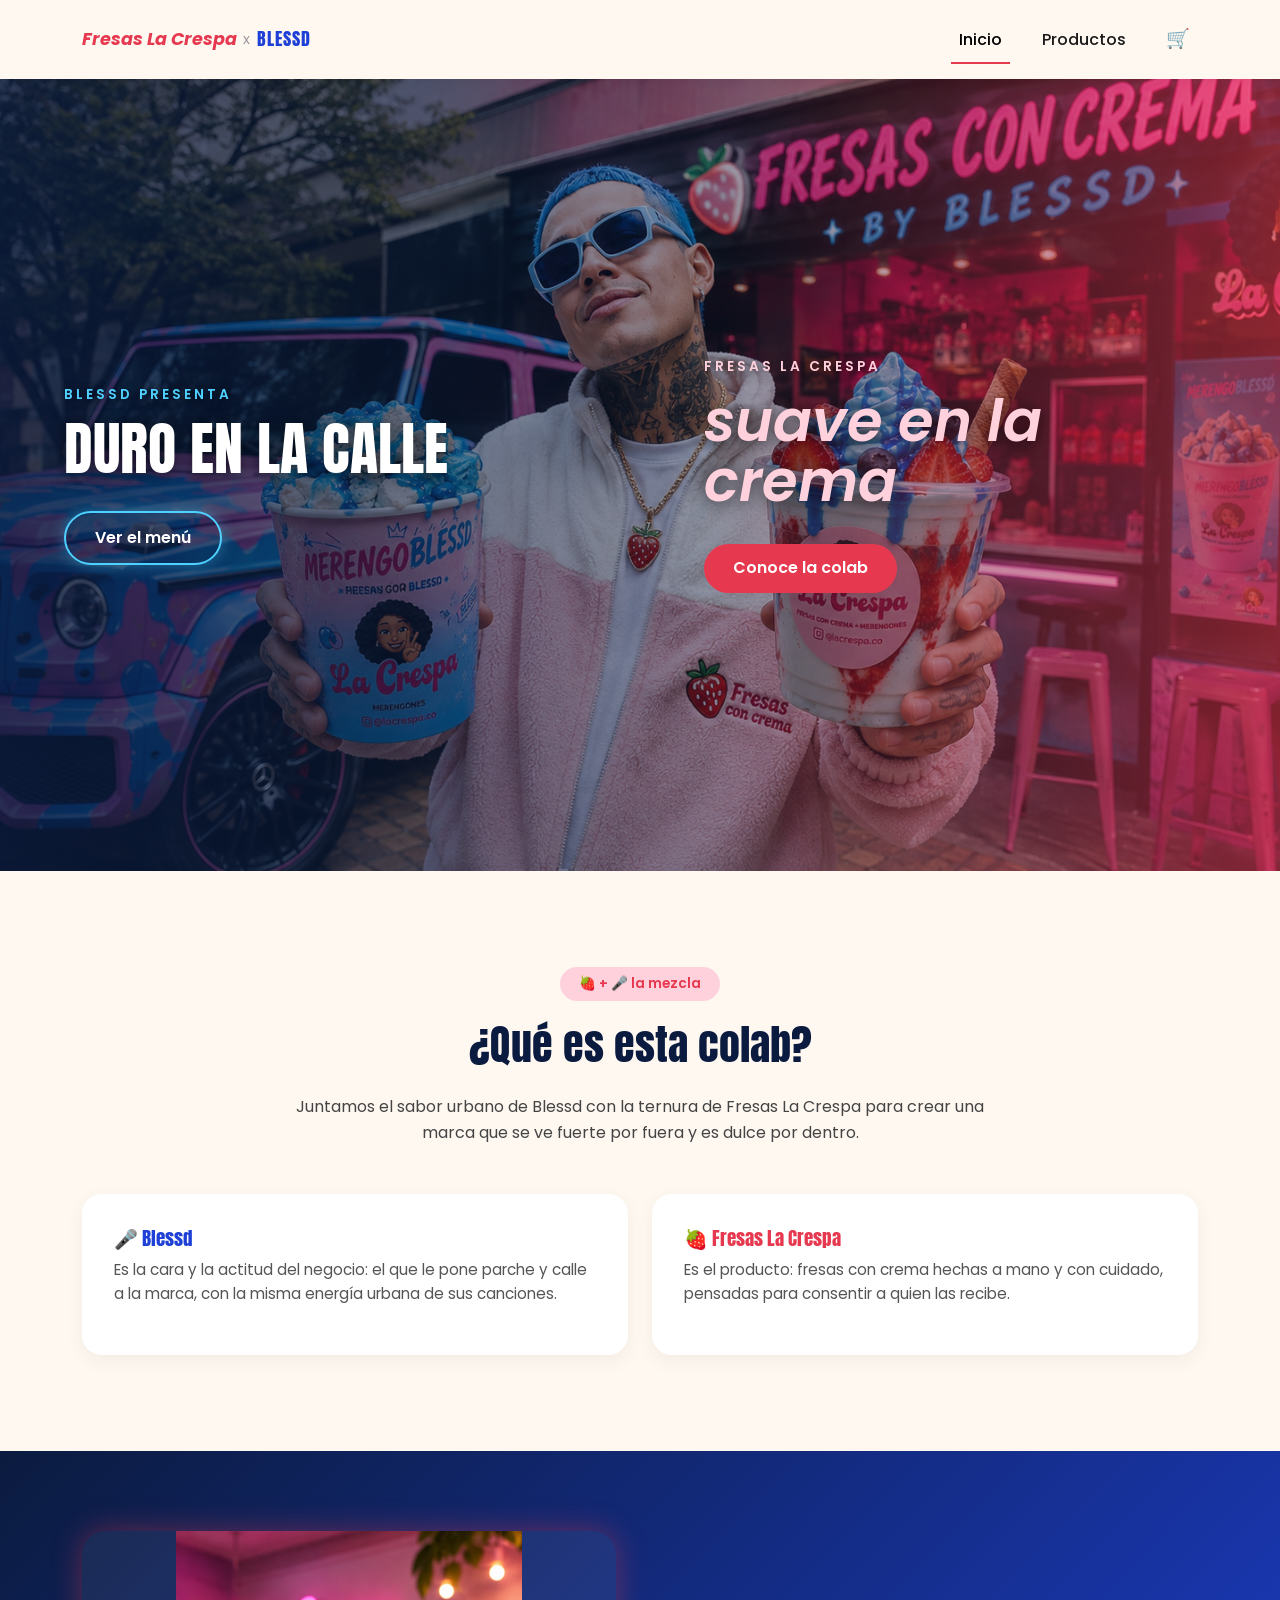
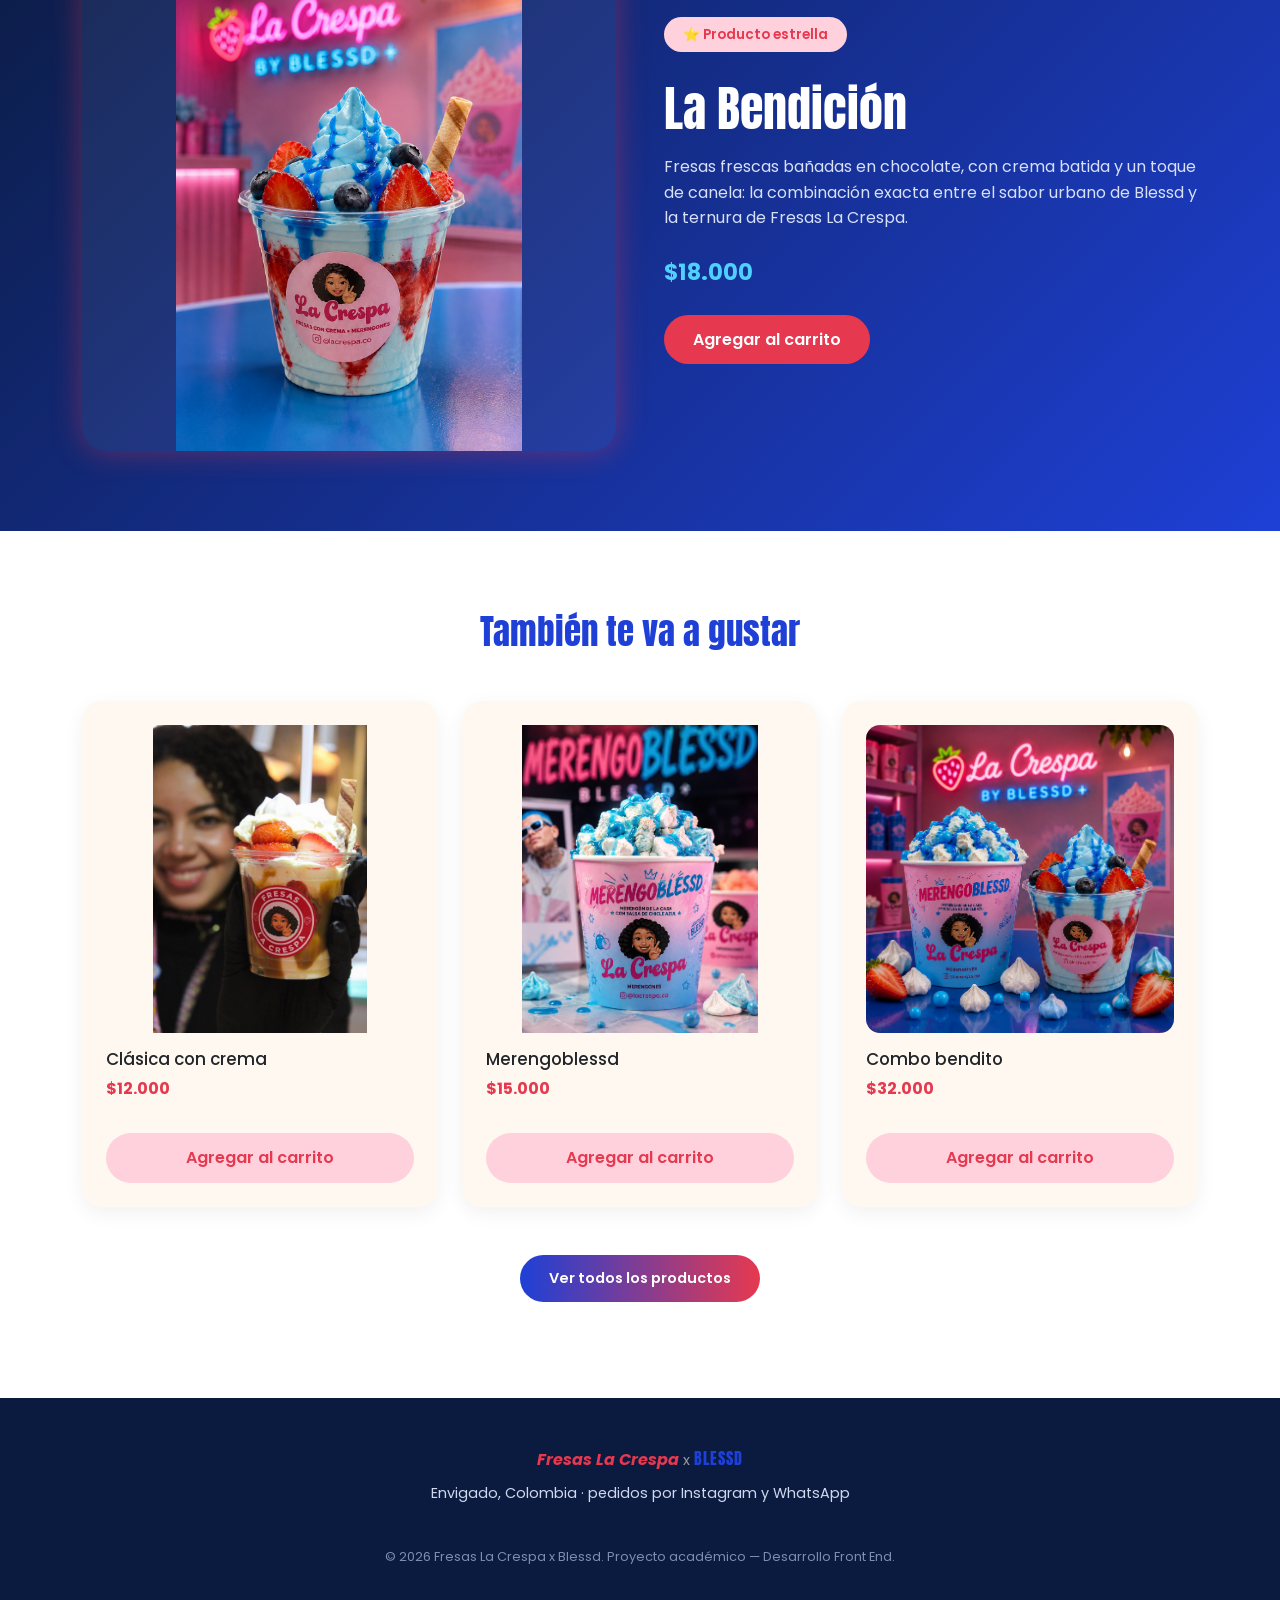
<file: HTML/index.html>
<!DOCTYPE html>
<html lang="es">
<head>
  <meta charset="UTF-8">
  <meta name="viewport" content="width=device-width, initial-scale=1.0">
  <title>Fresas La Crespa x Blessd — Inicio</title>
  <link rel="preconnect" href="https://fonts.googleapis.com">
  <link href="https://fonts.googleapis.com/css2?family=Anton&family=Poppins:wght@400;500;600;700&display=swap" rel="stylesheet">

  <!-- Bootstrap: sin este link, clases como "navbar", "row" o "col-lg-6" no tienen ningún estilo -->
  <link href="https://cdn.jsdelivr.net/npm/bootstrap@5.3.3/dist/css/bootstrap.min.css" rel="stylesheet">

  <!-- CSS global: navbar, footer, botones y variables. Igual en las 5 páginas -->
  <link rel="stylesheet" href="../CSS/global.css">
  <!-- CSS propio de esta página: hero, colab, destacado y vitrina -->
  <link rel="stylesheet" href="../CSS/inicio.css">
</head>
<body>

  <header>
    <nav class="navbar navbar-expand-lg navbar-marca">
      <div class="container">
        <a class="navbar-brand" href="index.html">
          <span class="logo__fresas">Fresas La Crespa</span>
          <span class="logo__x">x</span>
          <span class="logo__blessd">BLESSD</span>
        </a>

        <button class="navbar-toggler" type="button" data-bs-toggle="collapse" data-bs-target="#navbarNav">
          <span class="navbar-toggler-icon"></span>
        </button>

        <div class="collapse navbar-collapse" id="navbarNav">
          <ul class="navbar-nav ms-lg-auto align-items-lg-center gap-3 gap-lg-4">
            <li class="nav-item"><a class="nav-link active" href="index.html">Inicio</a></li>
            <li class="nav-item"><a class="nav-link" href="productos.html">Productos</a></li>
            <li class="nav-item">
              <a class="nav-link nav-link--carrito" href="carrito.html">
                🛒 <span id="contadorCarrito" class="badge rounded-pill carrito__contador d-none">0</span>
              </a>
            </li>
          </ul>
        </div>
      </div>
    </nav>
  </header>

    <!-- HERO: mitad urbana (azul, Blessd) / mitad dulce (fresa, crema) -->
    <section class="hero">
      <div class="row g-0 hero__fila">
        <div class="col-12 col-lg-6 hero__lado hero__lado--urbano">
          <p class="hero__pretitulo">BLESSD PRESENTA</p>
          <h1 class="hero__titulo">DURO EN LA CALLE</h1>
          <a href="productos.html" class="btn btn--urbano">Ver el menú</a>
        </div>
        <div class="col-12 col-lg-6 hero__lado hero__lado--dulce">
          <p class="hero__pretitulo hero__pretitulo--dulce">FRESAS LA CRESPA</p>
          <h1 class="hero__titulo hero__titulo--dulce">suave en la crema</h1>
          <a href="#colab" class="btn btn--dulce">Conoce la colab</a>
        </div>
      </div>
    </section>

    <!-- LA COLAB: qué es cada marca, y qué es la mezcla de las dos -->
    <section class="colab" id="colab">
      <div class="container">
        <span class="etiqueta">🍓 + 🎤 la mezcla</span>
        <h2 class="colab__titulo">¿Qué es esta colab?</h2>
        <p class="colab__texto">
          Juntamos el sabor urbano de Blessd con la ternura de Fresas La Crespa para crear una
          marca que se ve fuerte por fuera y es dulce por dentro.
        </p>

        <div class="row g-4 text-start">
          <div class="col-12 col-md-6">
            <div class="colab__marca colab__marca--urbano">
              <h3 class="colab__marca-titulo">🎤 Blessd</h3>
              <p class="colab__marca-texto">
                Es la cara y la actitud del negocio: el que le pone parche y calle a la marca,
                con la misma energía urbana de sus canciones.
              </p>
            </div>
          </div>
          <div class="col-12 col-md-6">
            <div class="colab__marca colab__marca--dulce">
              <h3 class="colab__marca-titulo">🍓 Fresas La Crespa</h3>
              <p class="colab__marca-texto">
                Es el producto: fresas con crema hechas a mano y con cuidado, pensadas para
                consentir a quien las recibe.
              </p>
            </div>
          </div>
        </div>
      </div>
    </section>

    <!-- PRODUCTO ESTRELLA: La Bendición -->
    <section class="bendicion">
      <div class="container">
        <div class="row align-items-center g-5">
          <div class="col-12 col-lg-6">
            <img src="../IMG/bendicion.png" alt="Copa de fresas con crema y frutos rojos, La Bendición" class="bendicion__imagen">
          </div>
          <div class="col-12 col-lg-6">
            <span class="etiqueta">⭐ Producto estrella</span>
            <h2 class="bendicion__titulo">La Bendición</h2>
            <p class="bendicion__texto">
              Fresas frescas bañadas en chocolate, con crema batida y un toque de canela: la
              combinación exacta entre el sabor urbano de Blessd y la ternura de Fresas La Crespa.
            </p>
            <p class="bendicion__precio">$18.000</p>
            <button class="btn btn--dulce agregar-carrito" data-id="bendicion" data-nombre="La Bendición" data-precio="18000">Agregar al carrito</button>
          </div>
        </div>
      </div>
    </section>

    <!-- VITRINA: preview de los demás productos, con link a la página completa -->
    <section class="vitrina">
      <div class="container">
        <h2 class="vitrina__titulo">También te va a gustar</h2>

        <div class="row g-4 text-start">
          <div class="col-12 col-md-6 col-lg-4">
            <article class="card producto h-100">
              <img src="../IMG/clasica.png" alt="Copa de fresas con crema clásica" class="producto__imagen">
              <div class="card-body">
                <h3 class="producto__nombre">Clásica con crema</h3>
                <p class="producto__precio">$12.000</p>
                <button class="btn btn--producto agregar-carrito" data-id="clasica" data-nombre="Clásica con crema" data-precio="12000">Agregar al carrito</button>
              </div>
            </article>
          </div>

          <div class="col-12 col-md-6 col-lg-4">
            <article class="card producto h-100">
              <img src="../IMG/merengoblessd.png" alt="Merengón con salsa de chicle azul, Merengoblessd" class="producto__imagen">
              <div class="card-body">
                <h3 class="producto__nombre">Merengoblessd</h3>
                <p class="producto__precio">$15.000</p>
                <button class="btn btn--producto agregar-carrito" data-id="merengoblessd" data-nombre="Merengoblessd" data-precio="15000">Agregar al carrito</button>
              </div>
            </article>
          </div>

          <div class="col-12 col-md-6 col-lg-4">
            <article class="card producto h-100">
              <img src="../IMG/combobendito.png" alt="Merengoblessd y La Bendición juntos frente al letrero de La Crespa" class="producto__imagen">
              <div class="card-body">
                <h3 class="producto__nombre">Combo bendito</h3>
                <p class="producto__precio">$32.000</p>
                <button class="btn btn--producto agregar-carrito" data-id="combo-bendito" data-nombre="Combo bendito" data-precio="32000">Agregar al carrito</button>
              </div>
            </article>
          </div>
        </div>

        <a href="productos.html" class="btn btn--nav mt-5">Ver todos los productos</a>
      </div>
    </section>
  

  <footer class="footer">
    <div class="container footer__contenido">
      <div>
        <span class="logo__fresas">Fresas La Crespa</span>
        <span class="logo__x">x</span>
        <span class="logo__blessd">BLESSD</span>
      </div>
      <p class="footer__texto">Envigado, Colombia · pedidos por Instagram y WhatsApp</p>
      <p class="footer__copy">&copy; 2026 Fresas La Crespa x Blessd. Proyecto académico — Desarrollo Front End.</p>
    </div>
  </footer>

  <!-- Bootstrap JS: sin esto, el botón hamburguesa no abre el menú en celular -->
  <script src="https://cdn.jsdelivr.net/npm/bootstrap@5.3.3/dist/js/bootstrap.bundle.min.js"></script>
  <!-- global.js: el motor del carrito, se carga en las 3 páginas -->
  <script src="../JS/global.js"></script>
  <!-- inicio.js: solo lo que le pertenece a esta página -->
  <script src="../JS/inicio.js"></script>
</body>
</html>
</file>
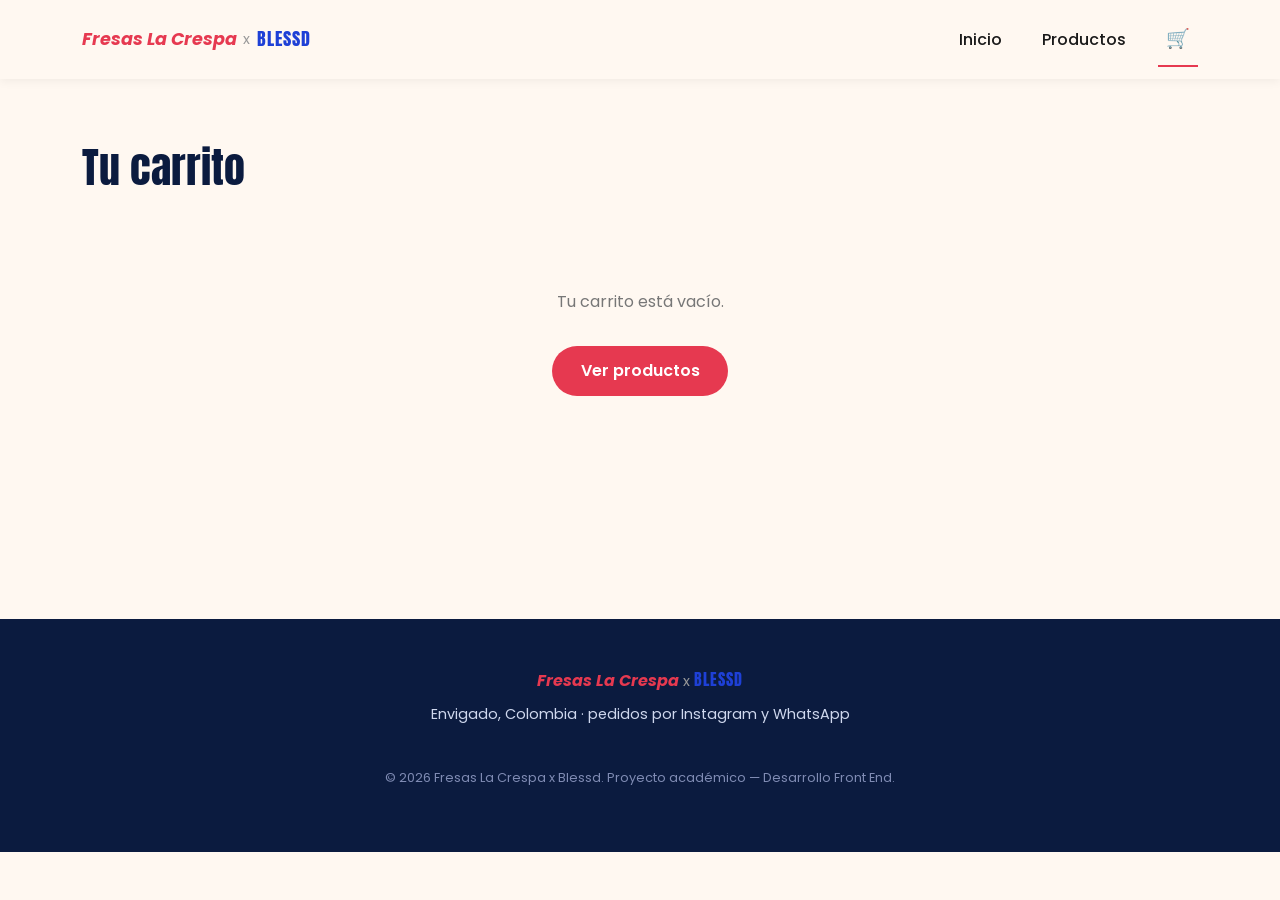
<file: HTML/carrito.html>
<!DOCTYPE html>
<html lang="es">
<head>
  <meta charset="UTF-8">
  <meta name="viewport" content="width=device-width, initial-scale=1.0">
  <title>Fresas La Crespa x Blessd — Carrito</title>
  <link rel="preconnect" href="https://fonts.googleapis.com">
  <link href="https://fonts.googleapis.com/css2?family=Anton&family=Poppins:wght@400;500;600;700&display=swap" rel="stylesheet">

  <link href="https://cdn.jsdelivr.net/npm/bootstrap@5.3.3/dist/css/bootstrap.min.css" rel="stylesheet">
  <link rel="stylesheet" href="../CSS/global.css">
  <link rel="stylesheet" href="../CSS/carrito.css">
</head>
<body>

  <header>
    <nav class="navbar navbar-expand-lg navbar-marca">
      <div class="container">
        <a class="navbar-brand" href="index.html">
          <span class="logo__fresas">Fresas La Crespa</span>
          <span class="logo__x">x</span>
          <span class="logo__blessd">BLESSD</span>
        </a>

        <button class="navbar-toggler" type="button" data-bs-toggle="collapse" data-bs-target="#navbarNav">
          <span class="navbar-toggler-icon"></span>
        </button>

        <div class="collapse navbar-collapse" id="navbarNav">
          <ul class="navbar-nav ms-lg-auto align-items-lg-center gap-3 gap-lg-4">
            <li class="nav-item"><a class="nav-link" href="index.html">Inicio</a></li>
            <li class="nav-item"><a class="nav-link" href="productos.html">Productos</a></li>
            <li class="nav-item">
              <a class="nav-link nav-link--carrito active" href="carrito.html">
                🛒 <span id="contadorCarrito" class="badge rounded-pill carrito__contador d-none">0</span>
              </a>
            </li>
          </ul>
        </div>
      </div>
    </nav>
  </header>

  
    <section class="carrito">
      <div class="container">
        <h1 class="carrito__titulo">Tu carrito</h1>

        <!-- Este bloque se muestra solo cuando el carrito está vacío (lo controla JS/carrito.js) -->
        <div id="carritoVacio" class="carrito__vacio">
          <p>Tu carrito está vacío.</p>
          <a href="productos.html" class="btn btn--dulce mt-3">Ver productos</a>
        </div>

        <!-- Este bloque se muestra solo cuando hay productos agregados -->
        <div id="resumenCarrito" class="d-none">
          <div class="table-responsive carrito__tabla mb-4">
            <table class="table align-middle mb-0">
              <thead>
                <tr>
                  <th>Producto</th>
                  <th class="text-center">Cantidad</th>
                  <th class="text-end">Subtotal</th>
                  <th></th>
                </tr>
              </thead>
              <!-- Las filas de productos las escribe JS/carrito.js, no están escritas a mano aquí -->
              <tbody id="listaCarrito"></tbody>
            </table>
          </div>

          <div class="row justify-content-end">
            <div class="col-12 col-md-5 col-lg-4">
              <div class="carrito__resumen text-center">
                <p>Total</p>
                <p class="carrito__total" id="totalCarrito">$0</p>
                <button id="vaciarCarrito" class="btn btn--vaciar w-100 mb-2">Vaciar carrito</button>
                <a href="productos.html" class="btn btn--dulce w-100">Seguir comprando</a>
              </div>
            </div>
          </div>
        </div>
      </div>
    </section>
  

  <footer class="footer">
    <div class="container footer__contenido">
      <div>
        <span class="logo__fresas">Fresas La Crespa</span>
        <span class="logo__x">x</span>
        <span class="logo__blessd">BLESSD</span>
      </div>
      <p class="footer__texto">Envigado, Colombia · pedidos por Instagram y WhatsApp</p>
      <p class="footer__copy">&copy; 2026 Fresas La Crespa x Blessd. Proyecto académico — Desarrollo Front End.</p>
    </div>
  </footer>

  <script src="https://cdn.jsdelivr.net/npm/bootstrap@5.3.3/dist/js/bootstrap.bundle.min.js"></script>
  <!-- global.js: el motor del carrito, se carga en las 3 páginas -->
  <script src="../JS/global.js"></script>
  <!-- carrito.js: solo lo que le pertenece a esta página -->
  <script src="../JS/carrito.js"></script>
</body>
</html>
</file>
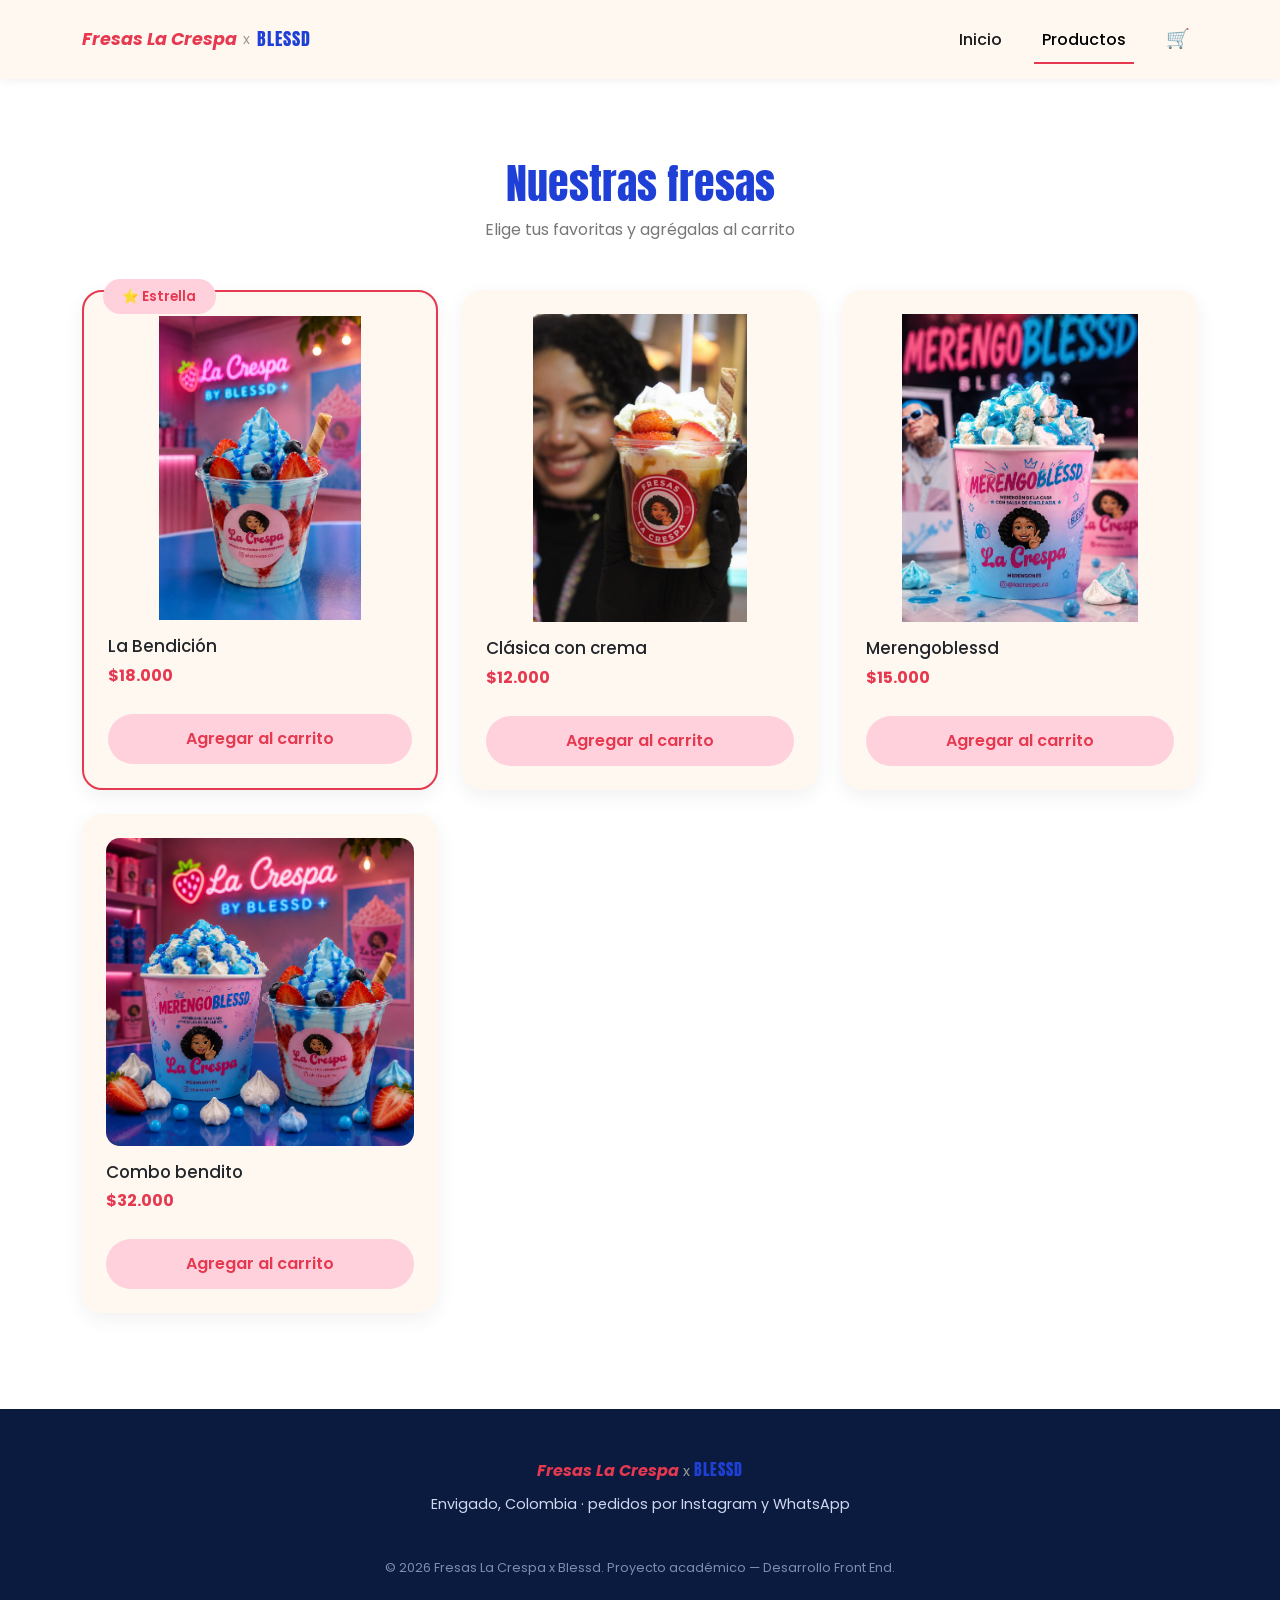
<file: HTML/productos.html>
<!DOCTYPE html>
<html lang="es">
<head>
  <meta charset="UTF-8">
  <meta name="viewport" content="width=device-width, initial-scale=1.0">
  <title>Fresas La Crespa x Blessd — Productos</title>
  <link rel="preconnect" href="https://fonts.googleapis.com">
  <link href="https://fonts.googleapis.com/css2?family=Anton&family=Poppins:wght@400;500;600;700&display=swap" rel="stylesheet">

  <link href="https://cdn.jsdelivr.net/npm/bootstrap@5.3.3/dist/css/bootstrap.min.css" rel="stylesheet">
  <link rel="stylesheet" href="../CSS/global.css">
  <link rel="stylesheet" href="../CSS/productos.css">
</head>
<body>

  <header>
    <nav class="navbar navbar-expand-lg navbar-marca">
      <div class="container">
        <a class="navbar-brand" href="index.html">
          <span class="logo__fresas">Fresas La Crespa</span>
          <span class="logo__x">x</span>
          <span class="logo__blessd">BLESSD</span>
        </a>

        <button class="navbar-toggler" type="button" data-bs-toggle="collapse" data-bs-target="#navbarNav">
          <span class="navbar-toggler-icon"></span>
        </button>

        <div class="collapse navbar-collapse" id="navbarNav">
          <ul class="navbar-nav ms-lg-auto align-items-lg-center gap-3 gap-lg-4">
            <li class="nav-item"><a class="nav-link" href="index.html">Inicio</a></li>
            <li class="nav-item"><a class="nav-link active" href="productos.html">Productos</a></li>
            <li class="nav-item">
              <a class="nav-link nav-link--carrito" href="carrito.html">
                🛒 <span id="contadorCarrito" class="badge rounded-pill carrito__contador d-none">0</span>
              </a>
            </li>
          </ul>
        </div>
      </div>
    </nav>
  </header>

  
    <!-- GRID DE PRODUCTOS: 1 columna en celular, 2 en tablet, 3 en escritorio -->
    <section class="productos">
      <div class="container">
        <h1 class="productos__titulo">Nuestras fresas</h1>
        <p class="productos__subtitulo">Elige tus favoritas y agrégalas al carrito</p>

        <div class="row g-4 text-start">
          <div class="col-12 col-md-6 col-lg-4">
            <article class="card producto producto--estrella h-100">
              <span class="etiqueta producto__etiqueta-estrella">⭐ Estrella</span>
              <img src="../IMG/bendicion.png" alt="Copa de fresas con crema y frutos rojos, La Bendición" class="producto__imagen">
              <div class="card-body">
                <h2 class="producto__nombre">La Bendición</h2>
                <p class="producto__precio">$18.000</p>
                <button class="btn btn--producto agregar-carrito" data-id="bendicion" data-nombre="La Bendición" data-precio="18000">Agregar al carrito</button>
              </div>
            </article>
          </div>

          <div class="col-12 col-md-6 col-lg-4">
            <article class="card producto h-100">
              <img src="../IMG/clasica.png" alt="Copa de fresas con crema clásica" class="producto__imagen">
              <div class="card-body">
                <h2 class="producto__nombre">Clásica con crema</h2>
                <p class="producto__precio">$12.000</p>
                <button class="btn btn--producto agregar-carrito" data-id="clasica" data-nombre="Clásica con crema" data-precio="12000">Agregar al carrito</button>
              </div>
            </article>
          </div>

          <div class="col-12 col-md-6 col-lg-4">
            <article class="card producto h-100">
              <img src="../IMG/merengoblessd.png" alt="Merengón con salsa de chicle azul, Merengoblessd" class="producto__imagen">
              <div class="card-body">
                <h2 class="producto__nombre">Merengoblessd</h2>
                <p class="producto__precio">$15.000</p>
                <button class="btn btn--producto agregar-carrito" data-id="merengoblessd" data-nombre="Merengoblessd" data-precio="15000">Agregar al carrito</button>
              </div>
            </article>
          </div>

          <div class="col-12 col-md-6 col-lg-4">
            <article class="card producto h-100">
              <img src="../IMG/combobendito.png" alt="Merengoblessd y La Bendición juntos frente al letrero de La Crespa" class="producto__imagen">
              <div class="card-body">
                <h2 class="producto__nombre">Combo bendito</h2>
                <p class="producto__precio">$32.000</p>
                <button class="btn btn--producto agregar-carrito" data-id="combo-bendito" data-nombre="Combo bendito" data-precio="32000">Agregar al carrito</button>
              </div>
            </article>
          </div>
        </div>
      </div>
    </section>
 

  <footer class="footer">
    <div class="container footer__contenido">
      <div>
        <span class="logo__fresas">Fresas La Crespa</span>
        <span class="logo__x">x</span>
        <span class="logo__blessd">BLESSD</span>
      </div>
      <p class="footer__texto">Envigado, Colombia · pedidos por Instagram y WhatsApp</p>
      <p class="footer__copy">&copy; 2026 Fresas La Crespa x Blessd. Proyecto académico — Desarrollo Front End.</p>
    </div>
  </footer>

  <script src="https://cdn.jsdelivr.net/npm/bootstrap@5.3.3/dist/js/bootstrap.bundle.min.js"></script>
  <!-- global.js: el motor del carrito, se carga en las 3 páginas -->
  <script src="../JS/global.js"></script>
  <!-- productos.js: solo lo que le pertenece a esta página -->
  <script src="../JS/productos.js"></script>
</body>
</html>
</file>
<file: CSS/global.css>
/* ===== CSS GLOBAL =====
   Este es el ÚNICO archivo de CSS que se carga en todas las páginas del sitio.
   Aquí solo va lo que se repite en TODAS ellas: variables de color, reset,
   botones, la navbar y el footer. Cada página tiene además su propio CSS
   (inicio.css, productos.css, carrito.css) para lo que le pertenece solo a ella. */

:root {
  --azul-oscuro: #0b1b3f;
  --azul-blessd: #1e40d6;
  --azul-neon: #4fd1ff;
  --rojo-fresa: #e63950;
  --rosa-crema: #ffd1dc;
  --crema: #fff8f1;
  --blanco: #ffffff;
  --texto-oscuro: #1a1a1a;

  --fuente-urbana: 'Anton', sans-serif;
  --fuente-suave: 'Poppins', sans-serif;
}

* {
  margin: 0;
  padding: 0;
  box-sizing: border-box;
}

body {
  font-family: var(--fuente-suave);
  color: var(--texto-oscuro);
  background-color: var(--crema);
  line-height: 1.6;
}

img {
  max-width: 100%;
  display: block;
}

a {
  text-decoration: none;
  color: inherit;
}

ul {
  list-style: none;
}

/* ===== Etiqueta pill reutilizable ("⭐ producto estrella", "la mezcla", "encuéntranos"...) ===== */
.etiqueta {
  display: inline-block;
  background: var(--rosa-crema);
  color: var(--rojo-fresa);
  padding: 0.4rem 1.2rem;
  border-radius: 50px;
  font-weight: 600;
  font-size: 0.85rem;
  margin-bottom: 1.2rem;
}

/* ===== Botones ===== */
.btn {
  display: inline-block;
  padding: 0.8rem 1.8rem;
  border-radius: 50px;
  font-weight: 600;
  border: none;
  cursor: pointer;
  transition: transform 0.2s ease, box-shadow 0.2s ease;
}

.btn:hover {
  transform: translateY(-2px);
}

.btn--nav {
  background: linear-gradient(90deg, var(--azul-blessd), var(--rojo-fresa));
  color: var(--blanco);
  font-size: 0.9rem;
}

.btn--urbano {
  background: transparent;
  color: var(--blanco);
  border: 2px solid var(--azul-neon);
  box-shadow: 0 0 15px rgba(79, 209, 255, 0.4);
}

.btn--dulce {
  background: var(--rojo-fresa);
  color: var(--blanco);
}

.btn--producto {
  width: 100%;
  background: var(--rosa-crema);
  color: var(--rojo-fresa);
  margin-top: 1rem;
}

.btn--producto:disabled {
  opacity: 0.7;
  cursor: not-allowed;
}

/* ===== Navbar (se repite en las 5 páginas) ===== */
.navbar-marca {
  position: sticky;
  top: 0;
  z-index: 100;
  background: rgba(255, 248, 241, 0.92);
  backdrop-filter: blur(6px);
  box-shadow: 0 2px 10px rgba(0, 0, 0, 0.06);
  padding: 1rem 0;
}

.navbar-brand {
  display: flex;
  align-items: center;
  gap: 0.4rem;
  font-size: 1.1rem;
}

.logo__fresas {
  font-weight: 700;
  color: var(--rojo-fresa);
  font-style: italic;
}

.logo__x {
  color: #999;
  font-size: 0.9rem;
}

.logo__blessd {
  font-family: var(--fuente-urbana);
  color: var(--azul-blessd);
  letter-spacing: 1px;
}

.navbar .nav-link {
  font-weight: 500;
  color: var(--texto-oscuro);
  position: relative;
}

.navbar .nav-link::after {
  content: "";
  position: absolute;
  left: 0;
  bottom: -4px;
  width: 0;
  height: 2px;
  background: var(--rojo-fresa);
  transition: width 0.2s ease;
}

.navbar .nav-link:hover::after,
.navbar .nav-link.active::after {
  width: 100%;
}

.nav-link--carrito {
  display: flex;
  align-items: center;
  gap: 0.35rem;
  font-size: 1.2rem;
}

.carrito__contador {
  background: var(--rojo-fresa);
  color: var(--blanco);
  font-size: 0.7rem;
  vertical-align: middle;
}

/* ===== Footer (se repite en las 5 páginas) ===== */
.footer {
  background: var(--azul-oscuro);
  color: var(--blanco);
  padding: 3rem 0;
  text-align: center;
}

.footer__contenido {
  display: flex;
  flex-direction: column;
  gap: 0.6rem;
  align-items: center;
}

.footer__texto {
  color: #cfd8ee;
  font-size: 0.9rem;
}

.footer__copy {
  color: #7f8bb3;
  font-size: 0.8rem;
  margin-top: 1rem;
}
</file>
<file: CSS/inicio.css>
/* ===== CSS exclusivo de Inicio (index.html) =====
   Todo lo de aquí solo se usa en esta página: el hero, la sección "La Colab",
   el destacado del producto estrella y la vitrina de otros productos. */

/* Hero: foto real de la colab (IMG/banner.png) con un degradado oscuro
   ENCIMA para que el texto blanco siga siendo legible sobre la foto.
   CSS permite apilar varios "background" separados por comas: el primero
   que se escribe queda arriba, el último queda abajo del todo. */
.hero__fila {
  min-height: 88vh;
  background:
    linear-gradient(90deg, rgba(11, 27, 63, 0.82) 0%, rgba(11, 27, 63, 0.35) 55%, rgba(230, 57, 80, 0.55) 100%),
    url('../IMG/banner.png') center 25% / cover no-repeat;
}

.hero__lado {
  display: flex;
  flex-direction: column;
  justify-content: center;
  align-items: flex-start;
  padding: 3rem 4rem;
}

.hero__pretitulo {
  color: var(--azul-neon);
  font-weight: 600;
  letter-spacing: 3px;
  font-size: 0.85rem;
  margin-bottom: 0.8rem;
  text-shadow: 0 2px 10px rgba(0, 0, 0, 0.6);
}

.hero__pretitulo--dulce {
  color: var(--rosa-crema);
}

.hero__titulo {
  font-family: var(--fuente-urbana);
  font-size: clamp(2.2rem, 5vw, 3.6rem);
  color: var(--blanco);
  line-height: 1.05;
  margin-bottom: 2rem;
  text-shadow: 0 2px 16px rgba(0, 0, 0, 0.6);
}

.hero__titulo--dulce {
  font-family: var(--fuente-suave);
  font-style: italic;
  font-weight: 600;
  color: var(--rosa-crema);
  text-shadow: 0 2px 16px rgba(0, 0, 0, 0.6);
  text-transform: none;
}

/* La Colab: la historia de Blessd + Fresas La Crespa, combinadas */
.colab {
  padding: 6rem 0;
  text-align: center;
}

.colab__titulo {
  font-family: var(--fuente-urbana);
  color: var(--azul-oscuro);
  font-size: clamp(1.8rem, 4vw, 2.6rem);
  margin-bottom: 1.5rem;
}

.colab__texto {
  max-width: 700px;
  margin: 0 auto 3rem;
  color: #444;
}

.colab__marca {
  background: var(--blanco);
  border-radius: 20px;
  padding: 2rem;
  height: 100%;
  box-shadow: 0 6px 20px rgba(0, 0, 0, 0.05);
}

.colab__marca-titulo {
  font-family: var(--fuente-urbana);
  font-size: 1.2rem;
  margin-bottom: 0.6rem;
}

.colab__marca--urbano .colab__marca-titulo {
  color: var(--azul-blessd);
}

.colab__marca--dulce .colab__marca-titulo {
  color: var(--rojo-fresa);
}

.colab__marca-texto {
  color: #555;
  font-size: 0.95rem;
}

/* Producto estrella: La Bendición */
.bendicion {
  padding: 5rem 0;
  background: linear-gradient(135deg, var(--azul-oscuro), var(--azul-blessd));
  color: var(--blanco);
}

.bendicion__imagen {
  display: block;
  width: 100%;
  /* aspect-ratio fija la proporción ancho:alto de la caja (4 de ancho por
     cada 5 de alto, un formato "retrato" suave) sin importar cuán ancha
     sea la columna — así no hace falta un alto fijo en píxeles ni un
     media query aparte para celular. */
  aspect-ratio: 4 / 5;
  max-height: 520px;
  border-radius: 24px;
  background: rgba(255, 255, 255, 0.06);
  /* object-fit: contain encoge la foto para que quepa COMPLETA dentro de
     la caja, sin recortar nada (a diferencia de "cover", que recorta lo
     que sobra). Si la foto no tiene exactamente la misma proporción que
     la caja, queda un espacio a los lados, que aquí se rellena con el
     fondo oscuro de la sección. */
  object-fit: contain;
  box-shadow: 0 0 30px rgba(230, 57, 80, 0.4);
}

.bendicion__titulo {
  font-family: var(--fuente-urbana);
  font-size: clamp(2rem, 4vw, 3rem);
  margin: 0.6rem 0 1rem;
}

.bendicion__texto {
  color: #d7e0f7;
  margin-bottom: 1.5rem;
}

.bendicion__precio {
  font-size: 1.4rem;
  font-weight: 700;
  color: var(--azul-neon);
  margin-bottom: 1.5rem;
}

/* Vitrina: preview de los demás productos */
.vitrina {
  padding: 5rem 0 6rem;
  background: var(--blanco);
  text-align: center;
}

.vitrina__titulo {
  font-family: var(--fuente-urbana);
  color: var(--azul-blessd);
  font-size: clamp(1.6rem, 4vw, 2.2rem);
  margin-bottom: 3rem;
}

.producto {
  background: var(--crema);
  border: none;
  border-radius: 20px;
  padding: 1.5rem;
  text-align: left;
  box-shadow: 0 6px 20px rgba(0, 0, 0, 0.06);
  transition: transform 0.2s ease;
}

.producto:hover {
  transform: translateY(-6px);
}

.producto .card-body {
  padding: 0;
}

.producto__imagen {
  display: block;
  width: 100%;
  /* Caja cuadrada: buen punto medio para fotos así sean verticales u
     horizontales, sin necesitar un tamaño distinto por producto. */
  aspect-ratio: 1 / 1;
  border-radius: 14px;
  margin-bottom: 1rem;
  background: var(--crema);
  object-fit: contain;
}

.producto__nombre {
  font-size: 1.05rem;
  margin-bottom: 0.4rem;
}

.producto__precio {
  color: var(--rojo-fresa);
  font-weight: 700;
}

/* ===== Responsive =====
   991.98px coincide con el punto en el que Bootstrap apila las columnas "col-lg-*". */
@media (max-width: 991.98px) {
  .hero__lado {
    padding: 4rem 2rem;
  }
}
</file>
<file: CSS/carrito.css>
/* ===== CSS exclusivo del Carrito (carrito.html) ===== */

.carrito {
  padding: 4rem 0 6rem;
  min-height: 60vh;
  
}

.carrito__titulo {
  font-family: var(--fuente-urbana);
  color: var(--azul-oscuro);
  font-size: clamp(1.8rem, 4vw, 2.6rem);
  margin-bottom: 2rem;
}

.carrito__vacio {
  text-align: center;
  padding: 4rem 0;
  color: #777;
}

.carrito__tabla {
  background: var(--blanco);
  border-radius: 20px;
  overflow: hidden;
  box-shadow: 0 6px 20px rgba(0, 0, 0, 0.06);
}

.carrito__tabla th {
  background: var(--crema);
  font-family: var(--fuente-urbana);
  color: var(--azul-oscuro);
  font-weight: 400;
  font-size: 0.9rem;
}

.btn--cantidad {
  background: var(--rosa-crema);
  color: var(--rojo-fresa);
  border-radius: 50%;
  width: 2rem;
  height: 2rem;
  padding: 0;
  line-height: 1;
  font-weight: 700;
}

.btn--quitar {
  background: transparent;
  color: #999;
  text-decoration: underline;
  font-size: 0.85rem;
  padding: 0;
}

.btn--vaciar {
  background: transparent;
  border: 2px solid var(--rojo-fresa);
  color: var(--rojo-fresa);
}

.carrito__resumen {
  background: var(--azul-oscuro);
  color: var(--blanco);
  border-radius: 20px;
  padding: 2rem;
}

.carrito__total {
  font-family: var(--fuente-urbana);
  font-size: 1.8rem;
  color: var(--azul-neon);
  margin-bottom: 1rem;
}
</file>
<file: CSS/productos.css>
/* ===== CSS exclusivo de Productos (productos.html) ===== */

.productos {
  padding: 5rem 0 6rem;
  background: var(--blanco);
  text-align: center;
}

.productos__titulo {
  font-family: var(--fuente-urbana);
  color: var(--azul-blessd);
  font-size: clamp(1.8rem, 4vw, 2.6rem);
}

.productos__subtitulo {
  color: #777;
  margin-bottom: 3rem;
}

.producto {
  background: var(--crema);
  border: none;
  border-radius: 20px;
  padding: 1.5rem;
  text-align: left;
  box-shadow: 0 6px 20px rgba(0, 0, 0, 0.06);
  transition: transform 0.2s ease;
  position: relative;
}

.producto:hover {
  transform: translateY(-6px);
}

.producto--estrella {
  border: 2px solid var(--rojo-fresa);
}

.producto__etiqueta-estrella {
  position: absolute;
  top: -0.8rem;
  left: 1.2rem;
  margin-bottom: 0;
}

.producto .card-body {
  padding: 0;
}

.producto__imagen {
  display: block;
  width: 100%;
  /* Caja cuadrada de proporción fija (no un alto en píxeles), y
     object-fit: contain para que la foto quepa COMPLETA sin recortarse,
     sea cual sea su forma original (vertical, horizontal o cuadrada). */
  aspect-ratio: 1 / 1;
  border-radius: 14px;
  margin-bottom: 1rem;
  background: var(--crema);
  object-fit: contain;
}

.producto__nombre {
  font-size: 1.05rem;
  margin-bottom: 0.4rem;
}

.producto__precio {
  color: var(--rojo-fresa);
  font-weight: 700;
  margin-bottom: 0.6rem;
}
</file>
